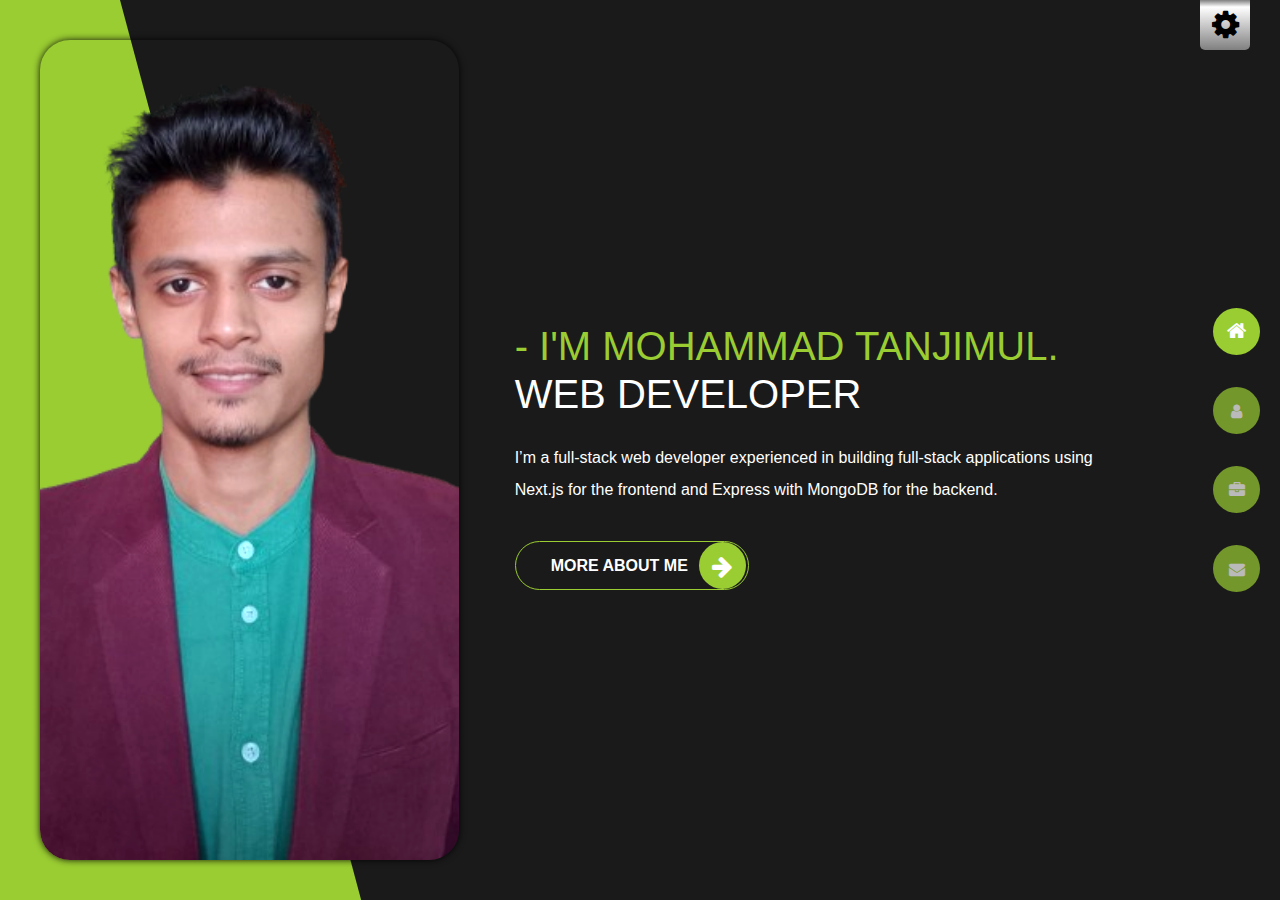
<file: index.html>
<!DOCTYPE html>
<html>
<head>
	<meta charset="utf-8">
	<title></title>
	<meta name="viewport" content="width=device-width, initial-scale=1, shrink-to-fit=no">
	<link rel="stylesheet" type="text/css" href="bootstrap/css/bootstrap.css">
	<link rel="stylesheet" type="text/css" href="style.css">
	<link rel="stylesheet" type="text/css" href="font/css/font-awesome.min.css">
</head>
<body>

	<div class="loader">

		<div class="loader_bg">
		<img src="images/black_building.png">
		<img src="images/black_building.png">
		<img src="images/black_building.png">
		<img src="images/black_building.png">
		<img src="images/black_building.png">
		<img src="images/black_building.png">
		<img src="images/black_building.png">
		<img src="images/black_building.png">
		<img src="images/black_building.png">
		<img src="images/black_building.png">
		<img src="images/black_building.png">
		<img src="images/black_building.png">
		</div>
		
		<div class="wrapper">
			<img src="images/flying_batman.png">
		</div>

		<div class="line_wrapper">
			<div class="line">
				<div class="dash"></div>
			</div>
			<div class="line">
				<div class="dash"></div>
			</div>
			<div class="line">
				<div class="dash"></div>
			</div>
			<div class="line">
				<div class="dash"></div>
			</div>
		</div>

	</div>

	<div class="sidebar pt-5">
		<a href="index.html"><span class="active"><i class="fa fa-home me-2"></i> home</span></a>
		<a href="about.html"><span><i class="fa fa-user me-2"></i> about</span></a>
		<a href="portfolio.html"><span><i class="fa fa-briefcase me-2"></i> portfolio</span></a>
		<a href="contact.html"><span><i class="fa fa-envelope-open me-2"></i> contact</span></a>
	</div>

	<div class="container-fluid">

		<div class="toggle d-block d-lg-none">
			<span></span>
		</div>

		<div class="style_switcher_icon">
			<i class="fa fa-cog fa-2x"></i>
		</div>

		<div class="style_switcher_conti">
			<img src="images/mdtanjimul.jpeg">
			<i class="fa fa-times" style="position:absolute;right:10px;top:10px;font-size:140%;color:gray;"></i>
			<p>STYLE SWITCHER</p>
			<i class="fa fa-tint color color1" style="color:#0056b3;" onclick="$.fn.colorSwitchFunc('one')"></i>
			<i class="fa fa-tint color color2" style="color:#f72b1c" onclick="$.fn.colorSwitchFunc('two')"></i>
			<i class="fa fa-tint color color3" style="color:#8a2be2" onclick="$.fn.colorSwitchFunc('three')"></i>
			<i class="fa fa-tint color color4" style="color:#4169e1" onclick="$.fn.colorSwitchFunc('four')"></i>
			<i class="fa fa-tint color color5" style="color:#daa520" onclick="$.fn.colorSwitchFunc('five')"></i>

			<i class="fa fa-tint color color6" style="color:#ee6192" onclick="$.fn.colorSwitchFunc('six')"></i>
			<i class="fa fa-tint color color7" style="color:#9acd32" onclick="$.fn.colorSwitchFunc('seven')"></i>
			<i class="fa fa-tint color color8" style="color:#fa5b0f" onclick="$.fn.colorSwitchFunc('eight')"></i>
			<i class="fa fa-tint color color9" style="color:#72b626" onclick="$.fn.colorSwitchFunc('nine')"></i>
			<i class="fa fa-tint color color10" style="color:#ffb400" onclick="$.fn.colorSwitchFunc('ten')"></i>
		</div>
		
		<div class="color_block d-none d-lg-block"></div>

		<div class="row details">
			<div class="col col-7 col-sm-5 col-md-4 col-lg-5 col-xl-4 mx-auto mx-lg-0 profile_img p-0" data-tilt style="background-image:url(images/WhatsApp_Image_2026-01-20_at_10.07.03_AM-removebg-preview.png);"></div>

			<div class="col col-12 col-lg-6 col-xl-7 text-wrapper ps-lg-5">
				
				<h1 class="ps-lg-3 ps-xl-5 mb-3 mb-lg-4"><span class="d-none d-lg-inline" style="color:inherit;">-</span> I'm Mohammad Tanjimul.<br>
				<span>web developer</span>
				</h1>

				<p class="ps-lg-3 ps-xl-5 mb-4 mb-lg-5">I’m a full-stack web developer experienced in building full-stack applications using Next.js for the frontend and Express with MongoDB for the backend.</p>

				<a href="about.html" class="mx-auto mx-lg-0 ps-lg-3 ps-xl-5 me-lg-5"><span>more about me<div class="text">more about me</div> <i class="fa fa-arrow-right"></i><div class="bg"></div></span></a>

			</div>

			<div class="icon_menu d-none d-lg-flex">
				
				<a href="index.html" class="my-3"><span>home</span><i class="fa fa-home active"></i></a>
				<a href="about.html" class="my-3"><span>about</span><i class="fa fa-user"></i></a>
				<a href="portfolio.html" class="my-3"><span>portfolio</span><i class="fa fa-briefcase"></i></a>
				<a href="contact.html" class="my-3"><span>contact</span><i class="fa fa-envelope"></i></a>

			</div>

		</div>
		

	</div>









<script src="https://ajax.googleapis.com/ajax/libs/jquery/3.5.1/jquery.min.js"></script>
<script src="https://cdn.jsdelivr.net/npm/@popperjs/core@2.9.2/dist/umd/popper.min.js" integrity="sha384-IQsoLXl5PILFhosVNubq5LC7Qb9DXgDA9i+tQ8Zj3iwWAwPtgFTxbJ8NT4GN1R8p" crossorigin="anonymous"></script>
<script src="https://cdn.jsdelivr.net/npm/bootstrap@5.0.1/dist/js/bootstrap.min.js" integrity="sha384-Atwg2Pkwv9vp0ygtn1JAojH0nYbwNJLPhwyoVbhoPwBhjQPR5VtM2+xf0Uwh9KtT" crossorigin="anonymous"></script>
<script type="text/javascript" src="main.js"></script>
<script type="text/javascript" src="vanilla-tilt.js"></script>
<script type="text/javascript">
	// loading animation starts here

		$(document).ready(function(){
			// Animate loader off screen
			$(".loader").fadeOut("slow");
		});

	// loading animation ends here


	// vanilla tilt starts here

	VanillaTilt.init(document.querySelector(".profile_img"), {
		max: 25,
		speed: 400
	});

	// vanilla tilt ends here
</script>
</body>
</html>
</file>
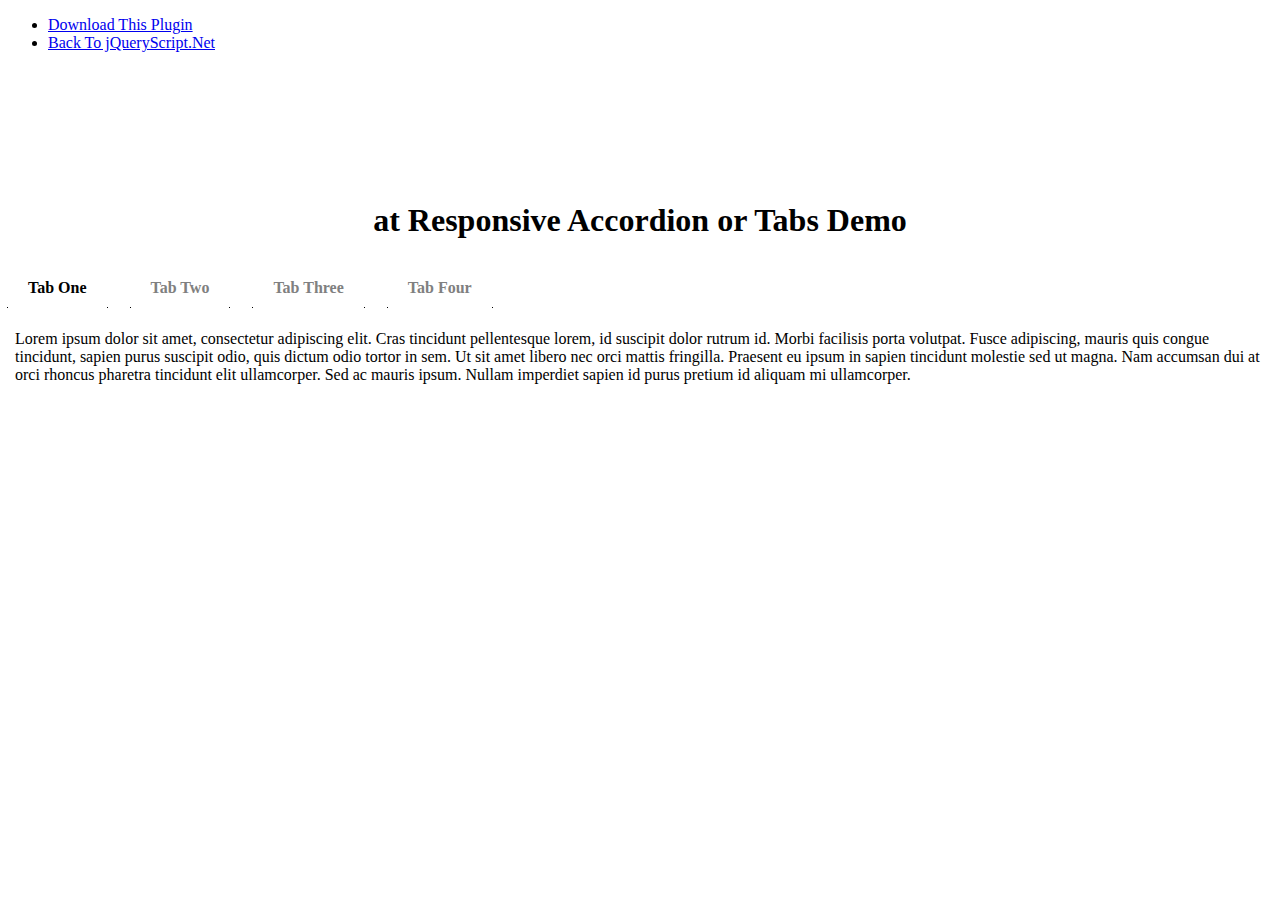
<file: jquery-tab/index.html>
<!doctype html>
<html>
<head>
<meta charset="utf-8">
<meta http-equiv="X-UA-Compatible" content="IE=edge,chrome=1">
<meta name="viewport" content="width=device-width, initial-scale=1">
<title>at Responsive Accordion or Tabs Demo</title>
<link href="http://www.jqueryscript.net/css/jquerysctipttop.css" rel="stylesheet" type="text/css">
<link href="jquery.atAccordionOrTabs.css" rel="stylesheet" type="text/css">
</head>

<body>
<div id="jquery-script-menu">
<div class="jquery-script-center">
<ul>
<li><a href="http://www.jqueryscript.net/accordion/Dynamic-Responsive-Tabs-Accordion-Plugin-For-jQuery.html">Download This Plugin</a></li>
<li><a href="http://www.jqueryscript.net/">Back To jQueryScript.Net</a></li>
</ul>
<div class="jquery-script-ads"><script type="text/javascript"><!--
google_ad_client = "ca-pub-2783044520727903";
/* jQuery_demo */
google_ad_slot = "2780937993";
google_ad_width = 728;
google_ad_height = 90;
//-->
</script>
<script type="text/javascript"
src="http://pagead2.googlesyndication.com/pagead/show_ads.js">
</script></div>
<div class="jquery-script-clear"></div>
</div>
</div>
<h1 style="margin:150px auto 30px auto; text-align:center">at Responsive Accordion or Tabs Demo</h1>
<ul class="demo">
  <li><a>Tab One</a>
    <section>
      <p>Lorem ipsum dolor sit amet, consectetur adipiscing elit. Cras tincidunt pellentesque lorem, id suscipit dolor rutrum id. Morbi facilisis porta volutpat. Fusce adipiscing, mauris quis congue tincidunt, sapien purus suscipit odio, quis dictum odio tortor in sem. Ut sit amet libero nec orci mattis fringilla. Praesent eu ipsum in sapien tincidunt molestie sed ut magna. Nam accumsan dui at orci rhoncus pharetra tincidunt elit ullamcorper. Sed ac mauris ipsum. Nullam imperdiet sapien id purus pretium id aliquam mi ullamcorper.</p>
    </section>
  </li>
  <li><a>Tab Two</a>
    <section>
      <p>Ut laoreet augue et neque pretium non sagittis nibh pulvinar. Etiam ornare tincidunt orci quis ultrices. Pellentesque ac sapien ac purus gravida ullamcorper. Duis rhoncus sodales lacus, vitae adipiscing tellus pharetra sed. Praesent bibendum lacus quis metus condimentum ac accumsan orci vulputate. Aenean fringilla massa vitae metus facilisis congue. Morbi placerat eros ac sapien semper pulvinar. Vestibulum facilisis, ligula a molestie venenatis, metus justo ullamcorper ipsum, congue aliquet dolor tortor eu neque. Sed imperdiet, nibh ut vestibulum tempor, nibh dui volutpat lacus, vel gravida magna justo sit amet quam. Quisque tincidunt ligula at nisl imperdiet sagittis. Morbi rutrum tempor arcu, non ultrices sem semper a. Aliquam quis sem mi.</p>
     </section>
  </li>
  <li><a>Tab Three</a>
    <section>
      <p>Donec mattis mauris gravida metus laoreet non rutrum sem viverra. Aenean nibh libero, viverra vel vestibulum in, porttitor ut sapien. Phasellus tempor lorem id justo ornare tincidunt. Nulla faucibus, purus eu placerat fermentum, velit mi iaculis nunc, bibendum tincidunt ipsum justo eu mauris. Nulla facilisi. Vestibulum vel lectus ac purus tempus suscipit nec sit amet eros. Nullam fringilla, enim eu lobortis dapibus, quam magna tincidunt nibh, sit amet imperdiet dolor justo congue turpis.</p>    
    </section>
  </li>
  <li><a>Tab Four</a>
    <section>
         <p>Cum sociis natoque penatibus et magnis dis parturient montes, nascetur ridiculus mus. Phasellus dui urna, mollis vel suscipit in, pharetra at ligula. Pellentesque a est vel est fermentum pellentesque sed sit amet dolor. Nunc in dapibus nibh. Aliquam erat volutpat. Phasellus vel dui sed nibh iaculis convallis id sit amet urna. Proin nec tellus quis justo consequat accumsan. Vivamus turpis enim, auctor eget placerat eget, aliquam ut sapien.</p>
    </section>
  </li>
</ul>


<script src="http://code.jquery.com/jquery-2.1.4.min.js"></script>
<script src="jquery.bbq.js"></script>
<script src="jquery.atAccordionOrTabs.js"></script>
<script type="text/javascript">
$('.demo').accordionortabs();
</script>
<script type="text/javascript">

  var _gaq = _gaq || [];
  _gaq.push(['_setAccount', 'UA-36251023-1']);
  _gaq.push(['_setDomainName', 'jqueryscript.net']);
  _gaq.push(['_trackPageview']);

  (function() {
    var ga = document.createElement('script'); ga.type = 'text/javascript'; ga.async = true;
    ga.src = ('https:' == document.location.protocol ? 'https://ssl' : 'http://www') + '.google-analytics.com/ga.js';
    var s = document.getElementsByTagName('script')[0]; s.parentNode.insertBefore(ga, s);
  })();

</script>
</body>
</html>
</file>
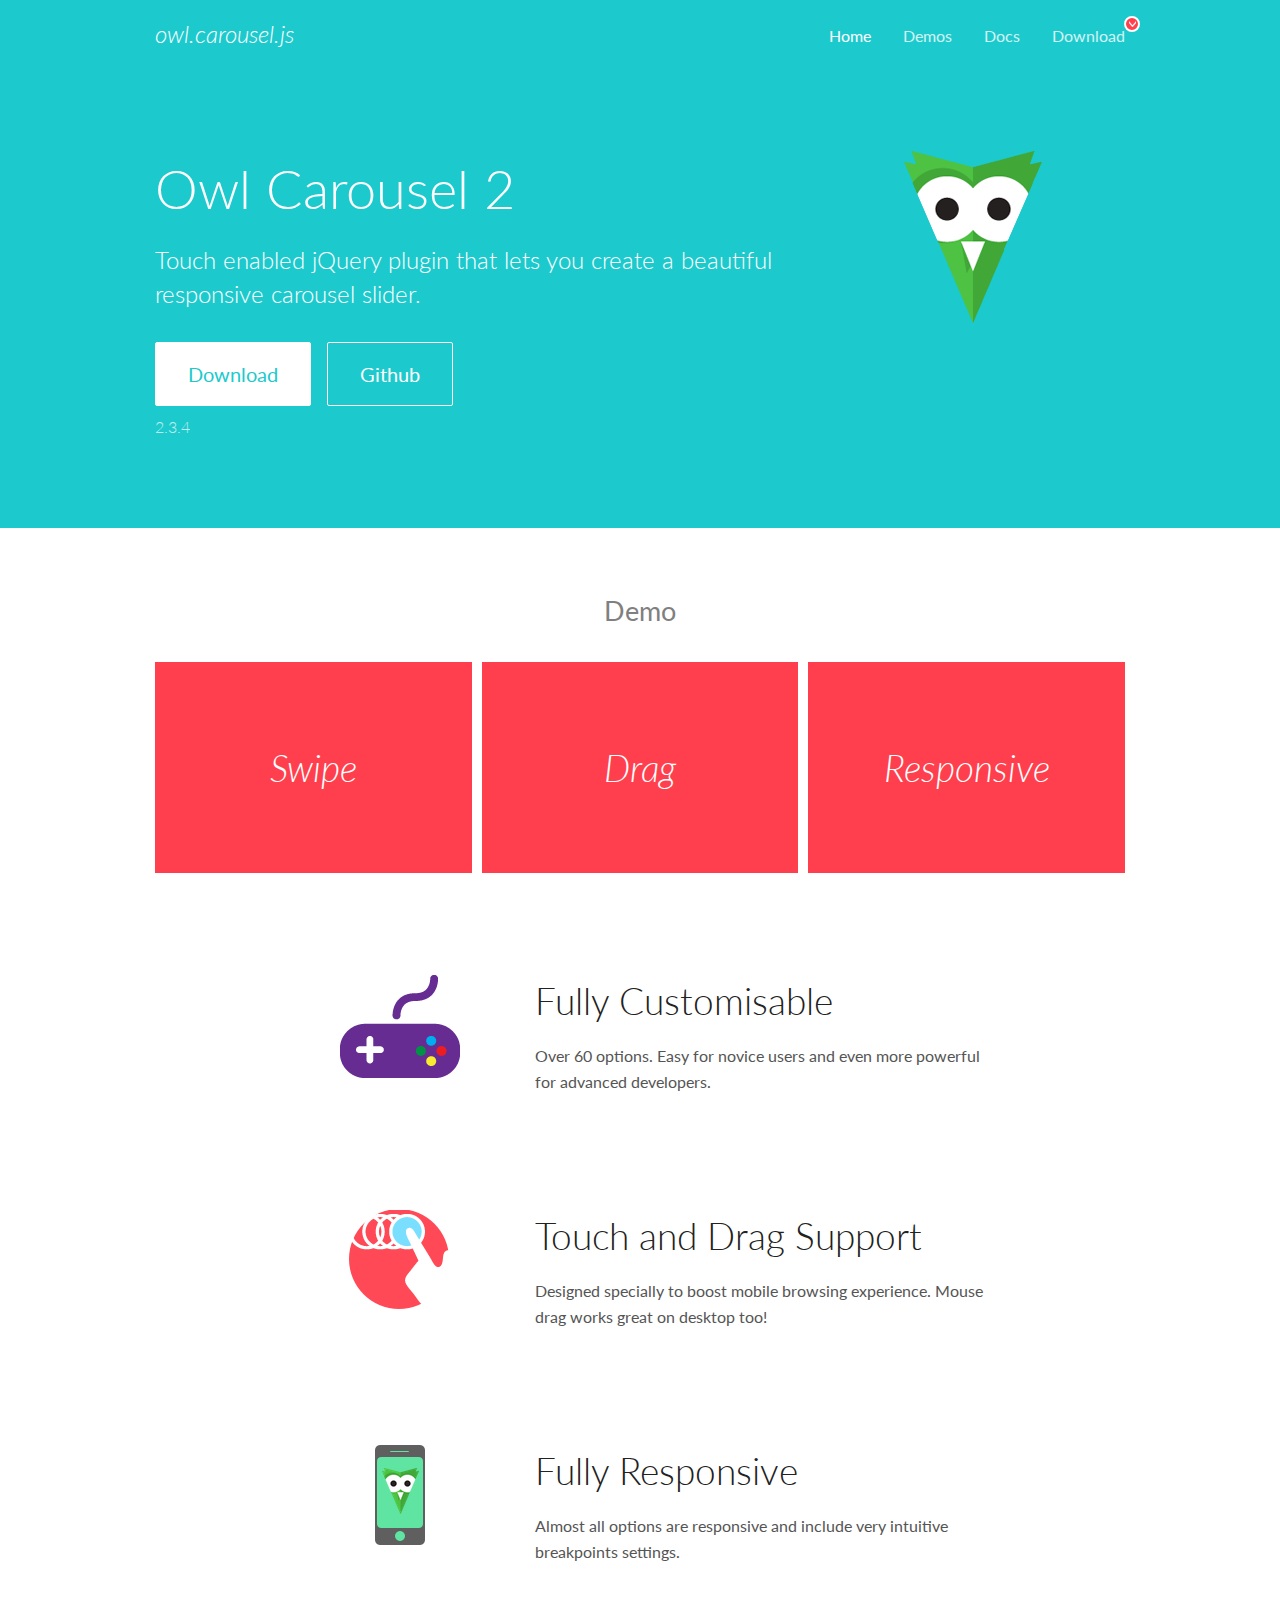
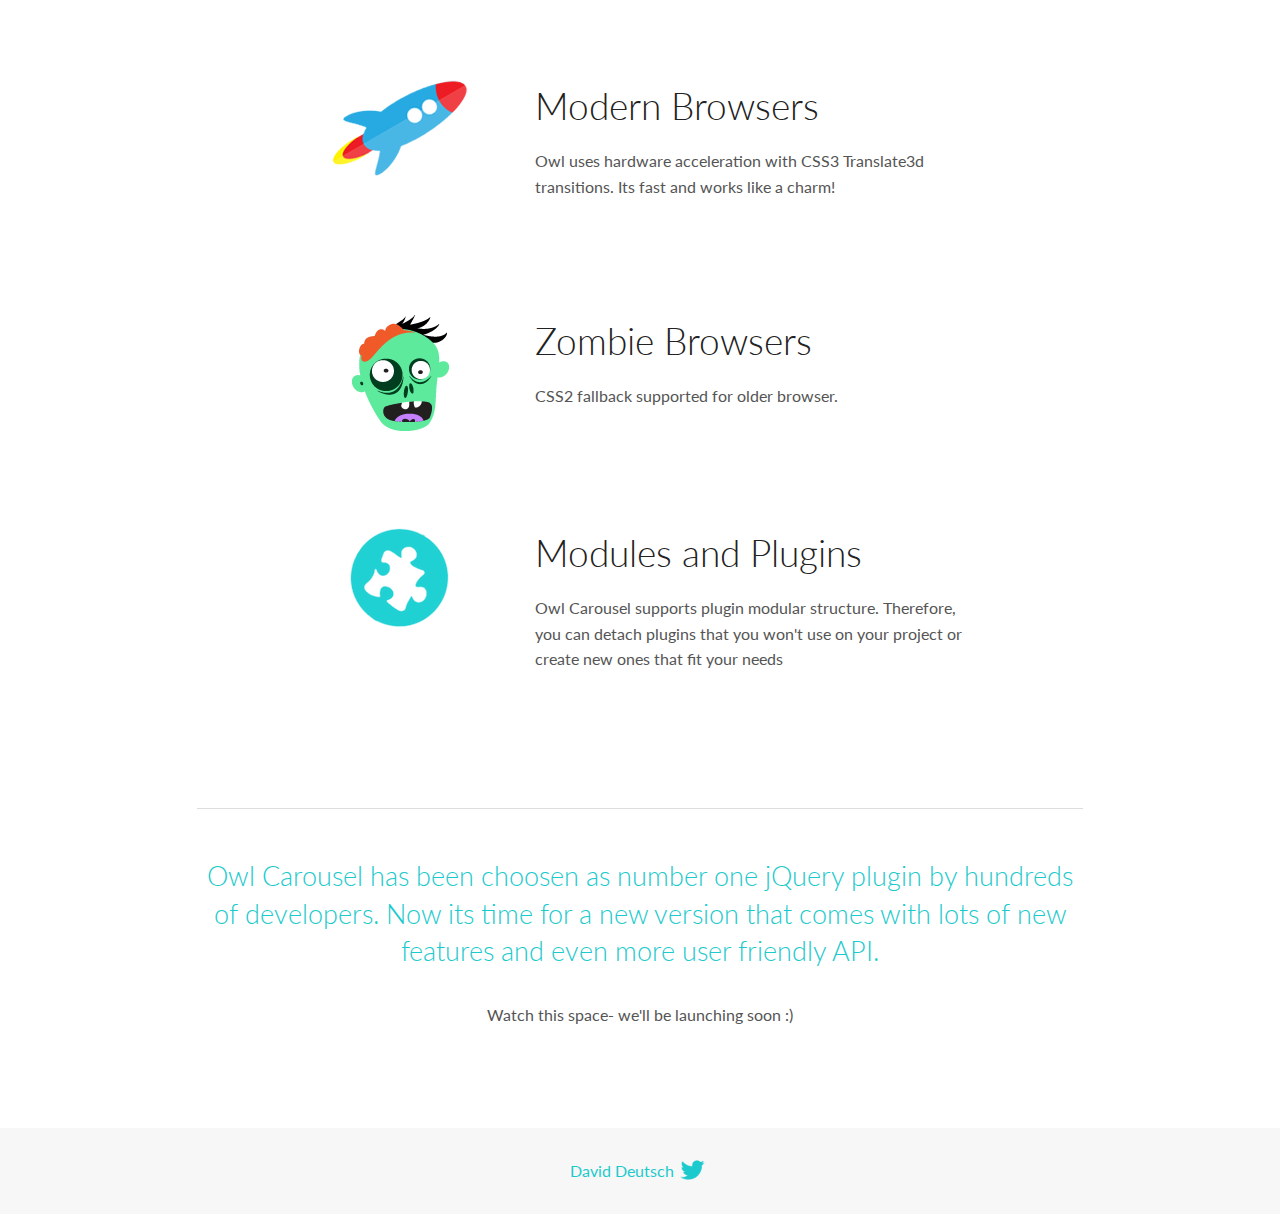
<file: OwlCarousel/docs/index.html>
<!DOCTYPE html>
<html lang="en">
  <head>

    <!-- head -->
    <meta charset="utf-8">
    <meta name="msapplication-tap-highlight" content="no" />
    <meta name="viewport" content="width=device-width, initial-scale=1.0" />
    <meta name="description" content="Touch enabled jQuery plugin that lets you create beautiful responsive carousel slider.">
    <meta name="author" content="David Deutsch">
    <title>
      Home | Owl Carousel | 2.3.4
    </title>

    <!-- Stylesheets -->
    <link href='https://fonts.googleapis.com/css?family=Lato:300,400,700,400italic,300italic' rel='stylesheet' type='text/css'>
    <link rel="stylesheet" href="assets/css/docs.theme.min.css">

    <!-- Owl Stylesheets -->
    <link rel="stylesheet" href="assets/owlcarousel/assets/owl.carousel.min.css">
    <link rel="stylesheet" href="assets/owlcarousel/assets/owl.theme.default.min.css">

    <!-- HTML5 shim and Respond.js IE8 support of HTML5 elements and media queries -->

    <!--[if lt IE 9]>
      <script src="https://oss.maxcdn.com/libs/html5shiv/3.7.0/html5shiv.js"></script>
      <script src="https://oss.maxcdn.com/libs/respond.js/1.3.0/respond.min.js"></script>
    <![endif]-->

    <!-- Favicons -->
    <link rel="apple-touch-icon-precomposed" sizes="144x144" href="assets/ico/apple-touch-icon-144-precomposed.png">
    <link rel="shortcut icon" href="assets/ico/favicon.png">
    <link rel="shortcut icon" href="favicon.ico">

    <!-- Yeah i know js should not be in header. Its required for demos.-->

    <!-- javascript -->
    <script src="assets/vendors/jquery.min.js"></script>
    <script src="assets/owlcarousel/owl.carousel.js"></script>
  </head>
  <body>

    <!-- header -->
    <header class="header">
      <div class="row">
        <div class="large-12 columns">
          <div class="brand left">
            <h3>
              <a href="/OwlCarousel2/">owl.carousel.js</a> 
            </h3>
          </div>
          <a id="toggle-nav" class="right">
            <span></span> <span></span> <span></span> 
          </a> 
          <div class="nav-bar">
            <ul class="clearfix">
              <li class="active">
                <a href="/OwlCarousel2/index.html">Home</a> 
              </li>
              <li> <a href="/OwlCarousel2/demos/demos.html">Demos</a>  </li>
              <li> <a href="/OwlCarousel2/docs/started-welcome.html">Docs</a>  </li>
              <li>
                <a href="https://github.com/OwlCarousel2/OwlCarousel2/archive/2.3.4.zip">Download</a> 
                <span class="download"></span> 
              </li>
            </ul>
          </div>
        </div>
      </div>
    </header>

    <!-- home panel -->
    <section id="hero">
      <div class="row">
        <div class="large-8 medium-8 columns">
          <h1>Owl Carousel 2</h1>
          <h4>Touch enabled jQuery plugin that lets you create a beautiful responsive carousel slider.</h4>
          <a href="https://github.com/OwlCarousel2/OwlCarousel2/archive/2.3.4.zip" class="hero-button">Download</a> 
          <a href="https://github.com/OwlCarousel2/OwlCarousel2" class="hero-button outline">Github</a> 
          <p>2.3.4</p>
        </div>
        <div class="large-4 medium-4 columns">
          <img class="owl-logo" src="assets/img/owl-logo.png" alt="mr. Owl">
        </div>
      </div>
    </section>

    <!-- body -->
    <div class="home-demo">
      <div class="row">
        <div class="large-12 columns">
          <h3>Demo</h3>
          <div class="owl-carousel">
            <div class="item">
              <h2>Swipe</h2>
            </div>
            <div class="item">
              <h2>Drag</h2>
            </div>
            <div class="item">
              <h2>Responsive</h2>
            </div>
            <div class="item">
              <h2>CSS3</h2>
            </div>
            <div class="item">
              <h2>Fast</h2>
            </div>
            <div class="item">
              <h2>Easy</h2>
            </div>
            <div class="item">
              <h2>Free</h2>
            </div>
            <div class="item">
              <h2>Upgradable</h2>
            </div>
            <div class="item">
              <h2>Tons of options</h2>
            </div>
            <div class="item">
              <h2>Infinity</h2>
            </div>
            <div class="item">
              <h2>Auto Width</h2>
            </div>
          </div>
        </div>
      </div>
    </div>
    <script>
      var owl = $('.owl-carousel');
      owl.owlCarousel({
        margin: 10,
        loop: true,
        responsive: {
          0: {
            items: 1
          },
          600: {
            items: 2
          },
          1000: {
            items: 3
          }
        }
      })
    </script>

    <!-- features -->
    <div id="features">
      <div class="row">
        <div class="small-12 medium-9 small-centered columns">
          <section class="row feature">
            <div class="medium-4 small-12 columns">
              <img src="assets/img/feature-options.png" alt="">
            </div>
            <div class="medium-8 small-12 columns">
              <h2>Fully Customisable</h2>
              <p>Over 60 options. Easy for novice users and even more powerful for advanced developers.</p>
            </div>
          </section>
          <section class="row feature">
            <div class="medium-4 small-12 columns">
              <img src="assets/img/feature-drag.png" alt="">
            </div>
            <div class="medium-8 small-12 columns">
              <h2>Touch and Drag Support</h2>
              <p>Designed specially to boost mobile browsing experience. Mouse drag works great on desktop too!</p>
            </div>
          </section>
          <section class="row feature">
            <div class="medium-4 small-12 columns">
              <img src="assets/img/feature-responsive.png" alt="">
            </div>
            <div class="medium-8 small-12 columns">
              <h2>Fully Responsive</h2>
              <p>Almost all options are responsive and include very intuitive breakpoints settings.</p>
            </div>
          </section>
          <section class="row feature">
            <div class="medium-4 small-12 columns">
              <img src="assets/img/feature-modern.png" alt="">
            </div>
            <div class="medium-8 small-12 columns">
              <h2>Modern Browsers</h2>
              <p>Owl uses hardware acceleration with CSS3 Translate3d transitions. Its fast and works like a charm! </p>
            </div>
          </section>
          <section class="row feature">
            <div class="medium-4 small-12 columns">
              <img src="assets/img/feature-zombie.png" alt="">
            </div>
            <div class="medium-8 small-12 columns">
              <h2>Zombie Browsers</h2>
              <p>CSS2 fallback supported for older browser.</p>
            </div>
          </section>
          <section class="row feature">
            <div class="medium-4 small-12 columns">
              <img src="assets/img/feature-module.png" alt="">
            </div>
            <div class="medium-8 small-12 columns">
              <h2>Modules and Plugins</h2>
              <p>Owl Carousel supports plugin modular structure. Therefore, you can detach plugins that you won&#x27;t use on your project or create new ones that fit your needs</p>
            </div>
          </section>
        </div>
      </div>
    </div>

    <!-- footer -->
    <section id="teaser-text">
      <div class="row">
        <div class="small-12 medium-11 small-centered columns">
          <hr>
          <h3 id="owl-carousel-has-been-choosen-as-number-one-jquery-plugin-by-hundreds-of-developers-now-its-time-for-a-new-version-that-comes-with-lots-of-new-features-and-even-more-user-friendly-api-">Owl Carousel has been choosen as number one jQuery plugin by hundreds of developers. Now its time for a new version that comes with lots of new features and even more user friendly API.</h3>
          <p>Watch this space- we&#39;ll be launching soon :)</p>
        </div>
      </div>
    </section>

    <!-- footer -->
    <footer class="footer">
      <div class="row">
        <div class="large-12 columns">
          <h5>
            <a href="/OwlCarousel2/docs/support-contact.html">David Deutsch</a> 
            <a id="custom-tweet-button" href="https://twitter.com/share?url=https://github.com/OwlCarousel2/OwlCarousel2&text=Owl Carousel - This is so awesome! " target="_blank"></a> 
          </h5>
        </div>
      </div>
    </footer>

    <!-- vendors -->
    <script src="assets/vendors/highlight.js"></script>
    <script src="assets/js/app.js"></script>
  </body>
</html>
</file>
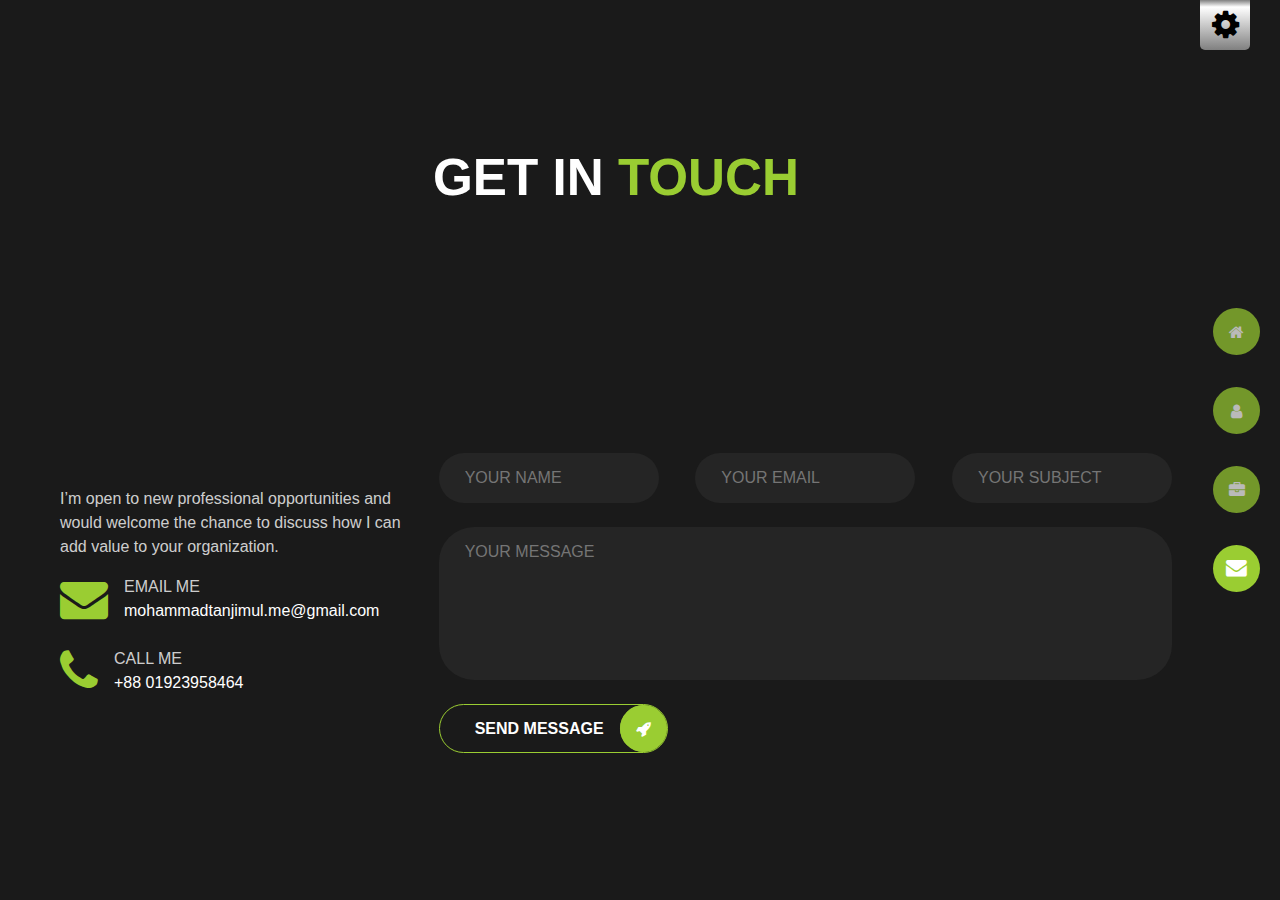
<file: contact.html>
<!DOCTYPE html>
<html>
<head>
	<meta charset="utf-8">
	<title></title>
	<meta name="viewport" content="width=device-width, initial-scale=1, shrink-to-fit=no">
	<link rel="stylesheet" type="text/css" href="bootstrap/css/bootstrap.css">
	<link rel="stylesheet" type="text/css" href="style.css">
	<link rel="stylesheet" type="text/css" href="font/css/font-awesome.min.css">
</head>
<body>

		<div class="loader">

			<div class="loader_bg">
			<img src="images/black_building.png">
			<img src="images/black_building.png">
			<img src="images/black_building.png">
			<img src="images/black_building.png">
			<img src="images/black_building.png">
			<img src="images/black_building.png">
			<img src="images/black_building.png">
			<img src="images/black_building.png">
			<img src="images/black_building.png">
			<img src="images/black_building.png">
			<img src="images/black_building.png">
			<img src="images/black_building.png">
			</div>
		
			<div class="wrapper">
				<img src="images/flying_batman.png">
			</div>

			<div class="line_wrapper">
				<div class="line">
					<div class="dash"></div>
				</div>
				<div class="line">
					<div class="dash"></div>
				</div>
				<div class="line">
					<div class="dash"></div>
				</div>
				<div class="line">
					<div class="dash"></div>
				</div>
			</div>

		</div>


		<div class="sidebar pt-5">
			<a href="index.html"><span><i class="fa fa-home me-2"></i> home</span></a>
			<a href="about.html"><span><i class="fa fa-user me-2"></i> about</span></a>
			<a href="portfolio.html"><span><i class="fa fa-briefcase me-2"></i> portfolio</span></a>
			<a href="contact.html"><span class="active"><i class="fa fa-envelope-open me-2"></i> contact</span></a>
		</div>




	<div class="container-fluid px-2 px-md-5">

		<div class="toggle d-block d-lg-none">
			<span></span>
		</div>
		
		<div class="style_switcher_icon">
			<i class="fa fa-cog fa-2x"></i>
		</div>

		<div class="style_switcher_conti">
			<img src="images/steel_bg.jpg">
			<i class="fa fa-times" style="position:absolute;right:10px;top:10px;font-size:140%;color:gray;"></i>
			<p>STYLE SWITCHER</p>
			<i class="fa fa-tint color color1" style="color:#0056b3;" onclick="$.fn.colorSwitchFunc('one')"></i>
			<i class="fa fa-tint color color2" style="color:#f72b1c" onclick="$.fn.colorSwitchFunc('two')"></i>
			<i class="fa fa-tint color color3" style="color:#8a2be2" onclick="$.fn.colorSwitchFunc('three')"></i>
			<i class="fa fa-tint color color4" style="color:#4169e1" onclick="$.fn.colorSwitchFunc('four')"></i>
			<i class="fa fa-tint color color5" style="color:#daa520" onclick="$.fn.colorSwitchFunc('five')"></i>

			<i class="fa fa-tint color color6" style="color:#ee6192" onclick="$.fn.colorSwitchFunc('six')"></i>
			<i class="fa fa-tint color color7" style="color:#9acd32" onclick="$.fn.colorSwitchFunc('seven')"></i>
			<i class="fa fa-tint color color8" style="color:#fa5b0f" onclick="$.fn.colorSwitchFunc('eight')"></i>
			<i class="fa fa-tint color color9" style="color:#72b626" onclick="$.fn.colorSwitchFunc('nine')"></i>
			<i class="fa fa-tint color color10" style="color:#ffb400" onclick="$.fn.colorSwitchFunc('ten')"></i>
		</div>

		<div class="row details mx-auto pe-lg-5 pb-5">
			
			<div class="icon_menu d-none d-lg-flex">
				
				<a href="index.html" class="my-3"><span>home</span><i class="fa fa-home"></i></a>
				<a href="about.html" class="my-3"><span>about</span><i class="fa fa-user"></i></a>
				<a href="portfolio.html" class="my-3"><span>portfolio</span><i class="fa fa-briefcase"></i></a>
				<a href="contact.html" class="my-3"><span>contact</span><i class="fa fa-envelope active"></i></a>

			</div>

			<h1 class="title mb-4 mb-md-5 my-5">get in <span>touch</span></h1>

			<div class="col col-12 col-lg-4 cont_left mb-5 mb-lg-0">
				<p>I’m open to new professional opportunities and would welcome the chance to discuss how I can add value to your organization.</p>

				<div class="mb-4" style="width:60%;display:flex;"><i class="fa fa-envelope fa-3x me-3 unique_icon unique_icon1"></i><div style="display:flex;flex-direction:column;"><span style="color:rgba(255, 255, 255, 0.8);">EMAIL ME</span><a href="" style="text-decoration:none;color:white;">mohammadtanjimul.me@gmail.com</a></div></div>

				<div class="mb-4" style="width:60%;display:flex;"><i class="fa fa-phone fa-3x me-3 unique_icon unique_icon2"></i><div style="display:flex;flex-direction:column;"><span style="color:rgba(255, 255, 255, 0.8);">CALL ME</span><a href="" style="text-decoration:none;color:white;">+88 01923958464</a></div></div>

				<div class="social_icon d-none">
					<i class="fa fa-facebook me-3"></i>
					<i class="fa fa-twitter me-3"></i>
					<i class="fa fa-github me-3"></i>
					<i class="fa fa-youtube"></i>
				</div>

			</div>
			<div class="col col-12 col-lg-8 cont_right">
				
				<form class="mx-auto">
					<div class="form_div">
						<label class="mb-4 my-md-0"><input type="text" name="" placeholder="YOUR NAME"></label>

						<label class="mb-4 my-md-0"><input type="email" name="" placeholder="YOUR EMAIL"></label>

						<label class="mb-4 my-md-0"><input type="text" name="" placeholder="YOUR SUBJECT"></label>
					</div>

					<label style="width:100%;" class="my-3 my-lg-4"><textarea rows="5" placeholder="YOUR MESSAGE"></textarea></label>

					<button><div style="z-index:2;">send message</div> <i class="fa fa-rocket ms-3"></i><span></span></button>
				</form>

			</div>

		</div>



	</div>










<script src="https://ajax.googleapis.com/ajax/libs/jquery/3.5.1/jquery.min.js"></script>
<script src="https://cdn.jsdelivr.net/npm/@popperjs/core@2.9.2/dist/umd/popper.min.js" integrity="sha384-IQsoLXl5PILFhosVNubq5LC7Qb9DXgDA9i+tQ8Zj3iwWAwPtgFTxbJ8NT4GN1R8p" crossorigin="anonymous"></script>
<script src="https://cdn.jsdelivr.net/npm/bootstrap@5.0.1/dist/js/bootstrap.min.js" integrity="sha384-Atwg2Pkwv9vp0ygtn1JAojH0nYbwNJLPhwyoVbhoPwBhjQPR5VtM2+xf0Uwh9KtT" crossorigin="anonymous"></script>
<script type="text/javascript" src="main.js"></script>
<script type="text/javascript">
	// loading animation starts here

		$(document).ready(function(){
			// Animate loader off screen
			$(".loader").fadeOut("slow");
		});

	// loading animation ends here
</script>
</body>
</html>
</file>
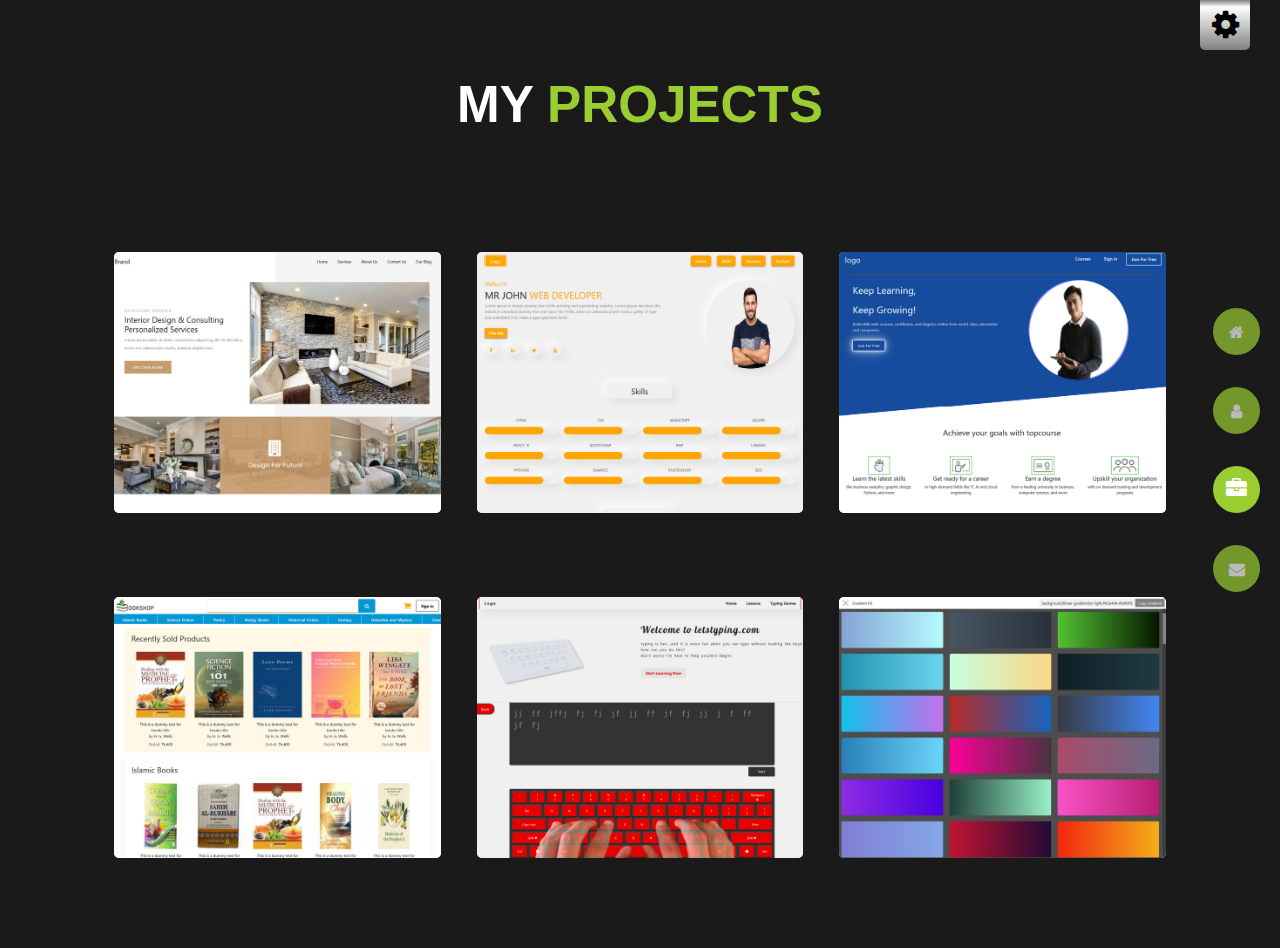
<file: portfolio.html>
<!DOCTYPE html>
<html>
<head>
	<meta charset="utf-8">
	<title></title>
	<meta name="viewport" content="width=device-width, initial-scale=1, shrink-to-fit=no">
	<link rel="stylesheet" type="text/css" href="bootstrap/css/bootstrap.css">
	<link rel="stylesheet" type="text/css" href="style.css">
	<link rel="stylesheet" type="text/css" href="font/css/font-awesome.min.css">
</head>
<body>

		<div class="loader">

			<div class="loader_bg">
			<img src="images/black_building.png">
			<img src="images/black_building.png">
			<img src="images/black_building.png">
			<img src="images/black_building.png">
			<img src="images/black_building.png">
			<img src="images/black_building.png">
			<img src="images/black_building.png">
			<img src="images/black_building.png">
			<img src="images/black_building.png">
			<img src="images/black_building.png">
			<img src="images/black_building.png">
			<img src="images/black_building.png">
			</div>
		
			<div class="wrapper">
				<img src="images/flying_batman.png">
			</div>

			<div class="line_wrapper">
				<div class="line">
					<div class="dash"></div>
				</div>
				<div class="line">
					<div class="dash"></div>
				</div>
				<div class="line">
					<div class="dash"></div>
				</div>
				<div class="line">
					<div class="dash"></div>
				</div>
			</div>

		</div>


		<div class="sidebar pt-5">
			<a href="index.html"><span><i class="fa fa-home me-2"></i> home</span></a>
			<a href="about.html"><span><i class="fa fa-user me-2"></i> about</span></a>
			<a href="portfolio.html"><span class="active"><i class="fa fa-briefcase me-2"></i> portfolio</span></a>
			<a href="contact.html"><span><i class="fa fa-envelope-open me-2"></i> contact</span></a>
		</div>





	<div class="container-fluid px-0 px-md-5 pb-5">

		<div class="toggle d-block d-lg-none">
			<span></span>
		</div>
		
		<div class="style_switcher_icon">
			<i class="fa fa-cog fa-2x"></i>
		</div>

		<div class="style_switcher_conti">
			<img src="images/steel_bg.jpg">
			<i class="fa fa-times" style="position:absolute;right:10px;top:10px;font-size:140%;color:gray;"></i>
			<p>STYLE SWITCHER</p>
			<i class="fa fa-tint color color1" style="color:#0056b3;" onclick="$.fn.colorSwitchFunc('one')"></i>
			<i class="fa fa-tint color color2" style="color:#f72b1c" onclick="$.fn.colorSwitchFunc('two')"></i>
			<i class="fa fa-tint color color3" style="color:#8a2be2" onclick="$.fn.colorSwitchFunc('three')"></i>
			<i class="fa fa-tint color color4" style="color:#4169e1" onclick="$.fn.colorSwitchFunc('four')"></i>
			<i class="fa fa-tint color color5" style="color:#daa520" onclick="$.fn.colorSwitchFunc('five')"></i>

			<i class="fa fa-tint color color6" style="color:#ee6192" onclick="$.fn.colorSwitchFunc('six')"></i>
			<i class="fa fa-tint color color7" style="color:#9acd32" onclick="$.fn.colorSwitchFunc('seven')"></i>
			<i class="fa fa-tint color color8" style="color:#fa5b0f" onclick="$.fn.colorSwitchFunc('eight')"></i>
			<i class="fa fa-tint color color9" style="color:#72b626" onclick="$.fn.colorSwitchFunc('nine')"></i>
			<i class="fa fa-tint color color10" style="color:#ffb400" onclick="$.fn.colorSwitchFunc('ten')"></i>
		</div>

		<div class="row details px-0 px-md-0 px-lg-3 px-xl-5 mx-auto">
			
			<div class="icon_menu d-none d-lg-flex">
				
				<a href="index.html" class="my-3"><span>home</span><i class="fa fa-home"></i></a>
				<a href="about.html" class="my-3"><span>about</span><i class="fa fa-user"></i></a>
				<a href="portfolio.html" class="my-3"><span>portfolio</span><i class="fa fa-briefcase active"></i></a>
				<a href="contact.html" class="my-3"><span>contact</span><i class="fa fa-envelope"></i></a>

			</div>

			<h1 class="title mb-0 mb-md-5 my-5">my <span>projects</span></h1>

			<div class="dh-container mx-auto m-3">
				<div class="dh-overlay d-none d-sm-flex">
					<a href="https://mohammadtanjimul.github.io/project-11" target="_blank">View Project</a>
				</div>
				<a href="https://mohammadtanjimul.github.io/project-11" target="_blank">
				<img src="images/proj-1_final_img.jpg" class="img-fluid h-100">
				</a>
			</div>

			<div class="dh-container mx-auto m-3">
				<div class="dh-overlay d-none d-sm-flex">
					<a href="https://mohammadtanjimul.github.io/project-5" target="_blank">View Project</a>
				</div>
				<a href="https://mohammadtanjimul.github.io/project-5" target="_blank">
				<img src="images/project-2_final_img.jpg" class="img-fluid h-100">
				</a>
			</div>

			<div class="dh-container mx-auto m-3">
				<div class="dh-overlay d-none d-sm-flex">
					<a href="https://mohammadtanjimul.github.io/project-18" target="_blank">View Project</a>
				</div>
				<a href="https://mohammadtanjimul.github.io/project-18" target="_blank">
				<img src="images/project-3_final_img.jpg" class="img-fluid h-100">
				</a>
			</div>

			<div class="dh-container mx-auto m-3">
				<div class="dh-overlay d-none d-sm-flex">
					<a href="https://mohammadtanjimul.github.io/project-26" target="_blank">View Project</a>
				</div>
				<a href="https://mohammadtanjimul.github.io/project-26" target="_blank">
				<img src="images/project-4_final_img.jpg" class="img-fluid h-100">
				</a>
			</div>

			<div class="dh-container mx-auto m-3">
				<div class="dh-overlay d-none d-sm-flex">
					<a href="https://mohammadtanjimul.github.io/project-37" target="_blank">View Project</a>
				</div>
				<a href="https://mohammadtanjimul.github.io/project-37" target="_blank">
				<img src="images/project-5_final_img1.1.jpg" class="img-fluid h-100">
				</a>
			</div>

			<div class="dh-container mx-auto m-3">
				<div class="dh-overlay d-none d-sm-flex">
					<a href="https://mohammadtanjimul.github.io/project-47" target="_blank">View Project</a>
				</div>
				<a href="https://mohammadtanjimul.github.io/project-47" target="_blank">
				<img src="images/project-6_final_img.jpg" class="img-fluid h-100">
				</a>
			</div>



		</div>




	</div>








<script src="https://ajax.googleapis.com/ajax/libs/jquery/3.5.1/jquery.min.js"></script>
<script src="https://cdn.jsdelivr.net/npm/@popperjs/core@2.9.2/dist/umd/popper.min.js" integrity="sha384-IQsoLXl5PILFhosVNubq5LC7Qb9DXgDA9i+tQ8Zj3iwWAwPtgFTxbJ8NT4GN1R8p" crossorigin="anonymous"></script>
<script src="https://cdn.jsdelivr.net/npm/bootstrap@5.0.1/dist/js/bootstrap.min.js" integrity="sha384-Atwg2Pkwv9vp0ygtn1JAojH0nYbwNJLPhwyoVbhoPwBhjQPR5VtM2+xf0Uwh9KtT" crossorigin="anonymous"></script>
<script type="text/javascript" src="main.js"></script>
<script src="direction_aware_hover_plugin/dist/jquery.directional-hover.min.js"></script>
<script type="text/javascript">
	// loading animation starts here

		$(document).ready(function(){
			// Animate loader off screen
			$(".loader").fadeOut("slow");
		});

	// loading animation ends here
</script>
</body>
</html>
</file>
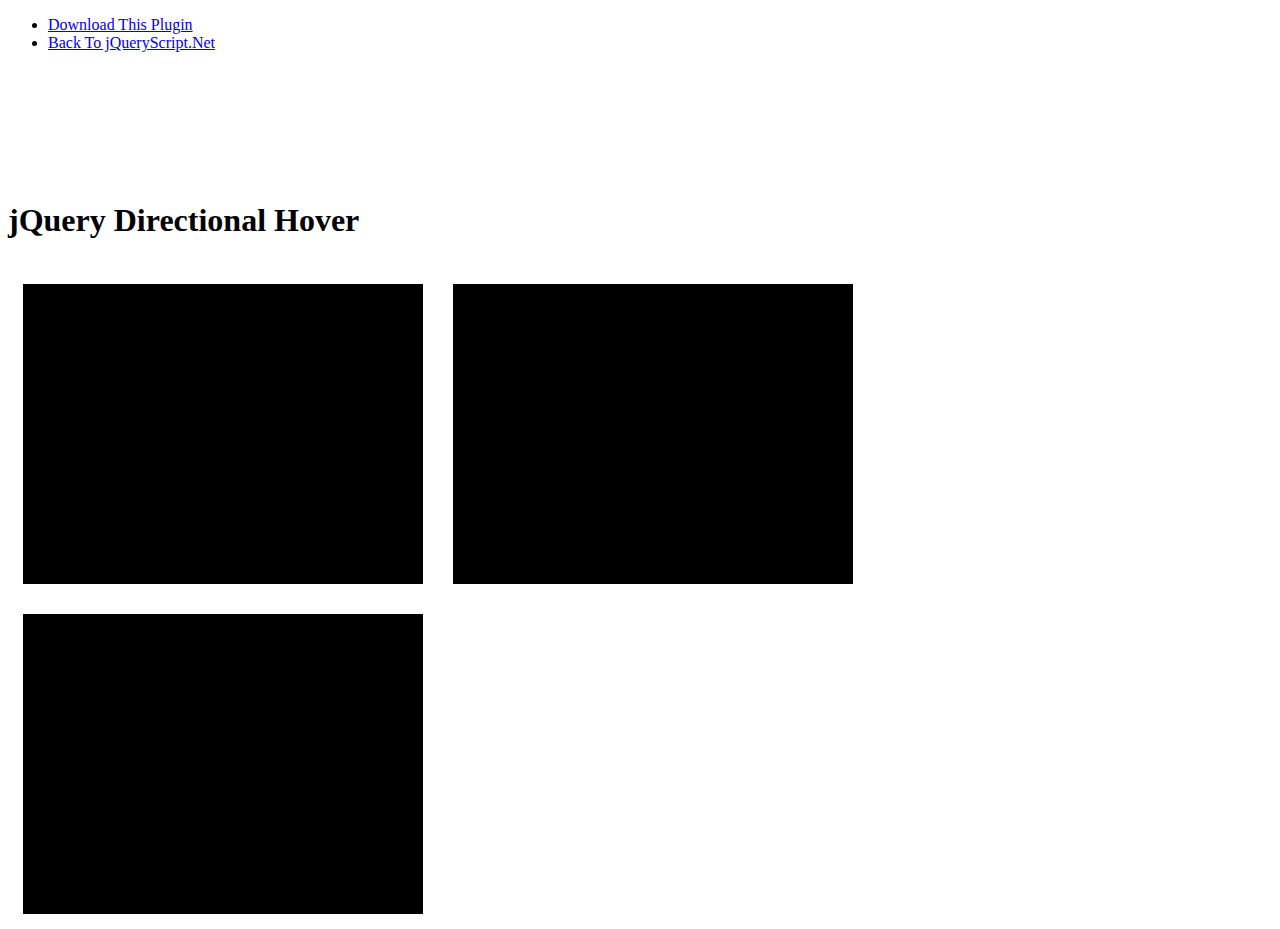
<file: direction_aware_hover_plugin/demo.html>
<!DOCTYPE html>
<html>
		<head>
		<title>jQuery Directional Hover</title>
		<script src="http://code.jquery.com/jquery-1.11.2.min.js"></script>
		<script src="dist/jquery.directional-hover.min.js"></script>
		<link rel="stylesheet" href="dist/jquery.directional-hover.min.css">
		<style>
.dh-container {
  margin: 15px;
  width: 400px;
  height: 300px;
  background: black;
  float: left;
  background-image: url(https://unsplash.it/400/300?image=180);
}

.dh-overlay {
  background: rgba(52,73,94,.65);
  width: 100%;
  height: 100%;
  text-align: center;
  line-height: 300px;
  color: #fff;
}
</style>
<link href="http://www.jqueryscript.net/css/jquerysctipttop.css" rel="stylesheet" type="text/css">
		</head>

		<body><div id="jquery-script-menu">
<div class="jquery-script-center">
<ul>
<li><a href="http://www.jqueryscript.net/animation/Mouse-Direction-aware-jQuery-Hover-Effect-Plugin-Directional-Hover.html">Download This Plugin</a></li>
<li><a href="http://www.jqueryscript.net/">Back To jQueryScript.Net</a></li>
</ul>
<div class="jquery-script-ads"><script type="text/javascript"><!--
google_ad_client = "ca-pub-2783044520727903";
/* jQuery_demo */
google_ad_slot = "2780937993";
google_ad_width = 728;
google_ad_height = 90;
//-->
</script>
<script type="text/javascript"
src="http://pagead2.googlesyndication.com/pagead/show_ads.js">
</script></div>
<div class="jquery-script-clear"></div>
</div>
</div><h1 style="margin:150px auto 30px auto">jQuery Directional Hover</h1>
<div class="dh-container">
          <div class="dh-overlay">Image Caption Here</div>
        </div>
<div class="dh-container">
          <div class="dh-overlay">Image Caption Here</div>
        </div>
<div class="dh-container">
          <div class="dh-overlay">Image Caption Here</div>
        </div>
<script>
			$(window).load(function() {
				$('.dh-container').directionalHover();
			});
		</script>
        <script type="text/javascript">

  var _gaq = _gaq || [];
  _gaq.push(['_setAccount', 'UA-36251023-1']);
  _gaq.push(['_setDomainName', 'jqueryscript.net']);
  _gaq.push(['_trackPageview']);

  (function() {
    var ga = document.createElement('script'); ga.type = 'text/javascript'; ga.async = true;
    ga.src = ('https:' == document.location.protocol ? 'https://ssl' : 'http://www') + '.google-analytics.com/ga.js';
    var s = document.getElementsByTagName('script')[0]; s.parentNode.insertBefore(ga, s);
  })();

</script>

</body>
</html>
</file>
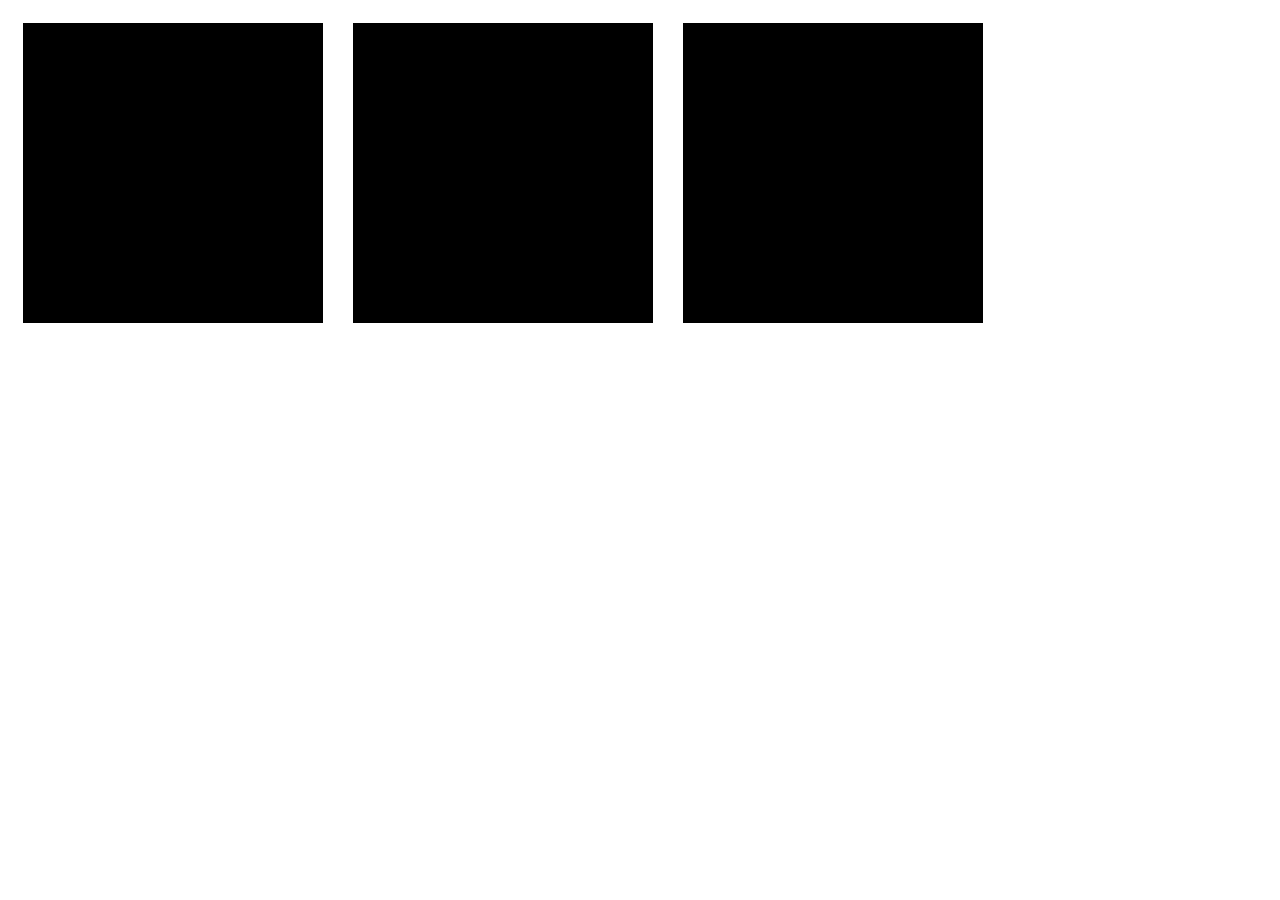
<file: jquery/demo.html>
<!DOCTYPE html>
<html>
	<head>
		<title>jQuery Directional Hover</title>
		<script src="libs/jquery.min.js"></script>
		<script src="dist/jquery.directional-hover.min.js"></script>
		<link rel="stylesheet" href="dist/jquery.directional-hover.min.css">
		<style>
			[class^="dh-container"] {
				margin: 15px;
				width: 300px;
				height: 300px;
				background: black;
				float: left;
			}
			[class^="dh-overlay"] {
				background: green;
				width: 100%;
				height: 100%;
			}
		</style>
	</head>

	<body>
		<div class="dh-container1">
			<div class="dh-overlay"></div>
		</div>

		<div class="dh-container1">
			<div class="dh-overlay"></div>
		</div>

		<div class="dh-container2">
			<div class="dh-overlay2"></div>
		</div>

		<script>
			$(window).load(function() {
				$('.dh-container1').directionalHover();
				$('.dh-container2').directionalHover({
					overlay: ".dh-overlay2",
			        speed: 150
			    });
			});
		</script>
	</body>
</html>
</file>
<file: style.css>
*{
	margin:0;
	padding:0;
	box-sizing:border-box;
	font-family: 'Poppins', sans-serif;
}

html.active{
	overflow:hidden;
	height:100vh !important;
	width:100vw !important;
}

body.active{
	overflow:hidden !important;
	height:100vh !important;
	width:100vw !important;
	background-color:green;
}

.sidebar{
	height:100vh;
	width:100vw;
	background-color:#404040;
	position:fixed;
	top:0;
	left:0;
	display:flex;
	flex-direction:column;
}

.sidebar a{
	padding:15px 30px;
	color:white;
	font-size:130%;
	text-transform:uppercase;
	border-bottom:1px solid gray;
	font-weight:600;
	transition:0.1s;
	text-decoration:none;
}

.sidebar a span.active{
	border-inline:2px solid white;
	padding:0px 8px;
}

.sidebar a:hover span{
	opacity:0.9;
}

.sidebar a:last-child{
	border:none;
}



.container-fluid{
	min-height:100vh;
	max-width:100vw;
	background-color:#1a1a1a;
	position:relative;
	transition:all 0.2s;
}

.container-fluid.active{
	transform:rotate(15deg) translateX(130px);
	transform-origin:0px 100vh;
	height:100vh;
	overflow:hidden;
}

.container-fluid .toggle{
	height:32px;
	width:45px;
	/*border:1px solid white;*/
	position:absolute;
	top:15px;
	left:10px;
	border-radius:5px;
	cursor:pointer;
	z-index:10;
}

.container-fluid .toggle:before{
	content:'';
	width:80%;
	height:2px;
	background-color:white;
	position:absolute;
	top:7px;
	left:5px;
	transition:all 0.5s;
}

.container-fluid .toggle:after{
	content:'';
	width:80%;
	height:2px;
	background-color:white;
	position:absolute;
	top:14px;
	left:5px;
	transition:all 0.5s;
}

.container-fluid .toggle span{
	content:'';
	width:80%;
	height:2px;
	background-color:white;
	position:absolute;
	top:21px;
	left:5px;
	transition:all 0.5s;
}

.container-fluid .toggle.active:before{
	transform:translateY(7px) rotate(-45deg);
}

.container-fluid .toggle.active span{
	transform:translateY(-7px) rotate(45deg);
}

.container-fluid .toggle.active:after{
	transform:rotate(-45deg);
}

/*.container-fluid .toggle:before.active{
		background-color:blue !important;
}*/

.color_block{
	position:fixed;
	height:200%;
	width:100%;
	left:-83%;
	top:-50%;
	/*background-color:#ffb400;*/
	transform:rotate(-15deg);
	z-index:1;
}

.details{
	min-height:100vh;
	width:100%;
	display:flex;
	align-items:center;
	position:relative;
}

.details .profile_img{
	/*background-image:url(images/img1.png);*/
	background-size:cover;
	background-repeat:no-repeat;
	background-position:top;
	height:calc(100vh - 80px);
	z-index:2;
	border-radius: 30px;
	position:relative;
	left:40px;
	/* box-shadow: 0 0 7px rgba(0,0,0,.9); */
	/*max-width:33.33%;*/
	/* background-color:#1a1a1a; */
	filter:brightness(115%) contrast(100%) blur(0px);
}

.details .text-wrapper{
	float:right !important;
	display:flex;
	flex-direction:column;
	/*align-items:center;*/
}

.details .text-wrapper h1{
	text-align:left;
	text-transform:uppercase;
	/*color:#ffb400;*/
	font-size:300%;
}

.details .text-wrapper h1 span{
	color:white;
}

.details .text-wrapper p{
	display:flex;
	justify-content:center;
	color:white;
	line-height:2;
}

.details .text-wrapper a{
	text-decoration:none;
	transition:all 1.2s;
}

.details .text-wrapper a span{
	text-transform:uppercase;
	padding:15px 35px;
	padding-right:60px;
	color:transparent;
	font-weight:bold;
	border-radius:35px;
	position:relative;
	position:relative;
	overflow:hidden !important;
	transition:all 0.5s;
}

.details .text-wrapper a span .text{
	height:100%;
	position:absolute;
	top:0;
	left:0;
	display:flex;
	align-items:center;
	padding:15px 35px;
	color:white;
	z-index:3;
}

.details .text-wrapper a span i{
	position:absolute;
	height:47px;
	width:47px;
	right:1%;
	top:0;
	bottom:0;
	font-size:150%;
	border-radius:50%;
	color:white;
	display:flex;
	justify-content:center;
	align-items:center;
	overflow:hidden;
	z-index:1;
}

.details .text-wrapper a span .bg{
	content:'';
	height:100%;
	width:0%;
	border-radius:35px;
	/*background-color:#ffb400;*/
	z-index:3;
	position:absolute;
	top:0;
	right:0;
	transform:translateX(-20px);
	transition:width 0.5s;
	z-index:0;
	/*border-radius:35px;*/
	border-radius:35px 0px 0px 35px;
	/*mix-blend-mode:overlay;*/
}

.details .text-wrapper a span:hover .bg{
	width:calc(100% - 20px);
}

.details .icon_menu{
	height:100vh;
	display:flex;
	flex-direction:column;
	justify-content:center;
	padding:0;
	position:fixed;
	top:0;
	right:20px;
	width:180px;
	z-index:9;
}

.details .icon_menu a{
	text-decoration:none;
	text-transform:uppercase;
	/*background-color:#ffb400;*/
	background-color:transparent;
	color:transparent;
	border-radius:35px;
	position:relative;
	transition:all 0.3s;
	display:flex;
	justify-content:flex-end;
	align-items:center;
}

.details .icon_menu a span{
	/*background-color:#ffb400;*/
	color:white;
	height:100%;
	display:flex;
	align-items:center;
	padding-right:20px;
	padding-left:15px;
	border-radius:35px 0px 0px 35px;
	transform:translateX(20px);
	opacity:0;
	/*transition:all 0.5s;*/
}

.details .icon_menu a i{
	/*background-color:#2b2a2a;*/
	color:white;
	height:47px;
	width:47px;
	border-radius:50%;
	display:flex;
	justify-content:center;
	align-items:center;
	z-index:2;
	transition:font-size 0.5s;
}

.details .icon_menu a i{
	/*background-color:#ffb400;*/
	/*filter:blur(1px);*/
	opacity:0.7;
}

.details .icon_menu a:hover i{
	/*filter:blur(0px);*/
	opacity:1;
	font-size:130%;
}

.details .icon_menu a i.active{
	/*filter:blur(0px);*/
	opacity:1;
	font-size:130%;
}

.details .icon_menu a:hover span{
	opacity:1;
}

.style_switcher_icon{
	position:fixed;
	top:0px;
	right:30px;
	/*background-color:white;*/
	background: rgb(128,128,128);
	background: linear-gradient(180deg, rgba(128,128,128,1) 0%, rgba(255,255,255,1) 14%, rgba(128,128,128,1) 100%);
	height:50px;
	width:50px;
	z-index:99;
	display:flex;
	justify-content:center;
	align-items:center;
	border-radius:0px 0px 5px 5px;
	transition:transform 0.2s;
}

.style_switcher_icon i{
	color:black;
	animation:styleIcon 2s linear infinite;
}

@keyframes styleIcon{
	0%{
		transform:rotate(0deg);
	}

	100%{
		transform:rotate(360deg);
	}
}

.style_switcher_conti{
	height:150px;
	width:200px;
	position:fixed;
	top:10px;
	right:30px;
	z-index:99;
	border-radius:0px 0px 5px 5px;
	transition:top 0.2s;
	padding:10px;
	visibility:hidden;
	background-color:white;
	overflow:hidden;
}

.style_switcher_conti img{
	height:100%;
	width:100%;
	position:absolute;
	top:0;
	right:0;
	z-index:-1;
	transform:scale(1.2);
}

.style_switcher_conti p{
	font-weight:500;
	z-index:1;
}

.style_switcher_conti .color{
	width:20%;
	float:left;
	font-size:200%;
	display:flex;
	justify-content:center;
	margin-top:8px;
	z-index:1;
}

.details .dh-container{
	width:32%;
	background-color:#f0f0f0;
	border-radius:5px;
	position:relative;
	padding:0;
}

.details .dh-container .dh-overlay{
	position: absolute;
  top:-100%;
	height:100%;
	width:100%;
	/*background-color:orange;*/
	display:flex;
	justify-content:center;
	align-items:center;
}

.details .dh-container .dh-overlay a{
	text-decoration:none;
		font-family: 'Ubuntu', sans-serif;
  font-size:200%;
  font-weight: bold;
  color: #dfdfdf;
  text-align: center;
  letter-spacing: 5px;
  text-shadow: 0 2px 2px #dfdfdf, 
      -2px 5px 1px #cbcbcb,
      -4px 8px 1px #979797, 
      -6px 11px 1px #a2a2a2, 
      -8px 14px 1px #aeaeae, 
      -10px 17px 1px #b5b5b5;
}
/*
.details .dh-container .dh-overlay a{
	text-decoration:none;
	color:white;
	font-weight:bold;
	font-size:130%;
	letter-spacing:2px;
	background-color:#333333;
	border-radius:0px 30px 0px 30px;
	padding:8px 20px;
	position:relative;
	border-right:3px solid white;
	border-left:3px solid white;
	box-shadow:0px 0px 10px white;
}

.details .dh-container .dh-overlay a:hover{
	box-shadow:0px 0px 20px white;
}*/

.details .title{
	color:white;
	text-align:center;
}

.details .title{
	color:white;
	text-transform:uppercase;
	font-size:320%;
	font-weight:bolder;
}

.details .title span{
	/*color:#ffb400;*/
}

.cont_left{
	text-align:left;
}

.cont_left > div .unique_icon1{
	color:lime;
	animation:unique_icon1 4s ease infinite;
}

.cont_left > div .unique_icon2{
	color:lime;
	animation:unique_icon2 1.8s linear infinite alternate;
}


@keyframes unique_icon1{
  9% {
    transform: none;
  }
  12% {
    transform: scale(1.05);
  }
  16% {
    transform: scale(0.95);
  }
  20% {
    transform: scale(1.03);
  }
  24% {
    transform: scale(1);
  }
}

@keyframes unique_icon2{
	0%{
		transform:rotate(0deg) scale(1.2);
	}

	10%{
		transform:rotate(-9deg);
	}

	100%{
		transform: rotate(-9deg);
	}
}



.details .cont_left h3{
	color:white;
	text-transform:uppercase;
}

.details .cont_left p{
	color:rgba(255, 255, 255, 0.8);
}

.details .cont_left .social_icon{
	display:flex;
}

.details .cont_left .social_icon i{
	color:white;
	background-color:#2b2a2a;
	border-radius:50%;
	height:40px;
	width:40px;
	display:flex;
	justify-content:center;
	align-items:center;
	font-size:130%;
}

.details .cont_right form .form_div{
	display:flex;
	justify-content:space-between;
}

.details .cont_right form label{
	width:30%;
	background-color:#252525;
	border-radius:35px;
}

.details .cont_right form label input{
	width:100%;
	background-color:transparent;
	border:1px solid transparent;
	outline:none;
	padding:12px 25px;
	color:white;
	border-radius:35px;
}

.details .cont_right form label input:focus{
	/*border:1px solid #ffb400;*/
}

.details .cont_right form label textarea{
	width:100%;
	background-color:transparent;
	border:none;
	outline:none;
	resize:none;
	padding:12px 25px;
	color:white;
	border:1px solid transparent;
	border-radius:35px;
}

.details .cont_right form button{
	background-color:transparent;
	color:white;
	/*border:1px solid #ffb400;*/
	padding-left:35px;
	border-radius:35px;
	font-weight:bold;
	text-transform:uppercase;
	display:flex;
	align-items:center;
	position:relative;
	overflow:hidden;
}

.details .cont_right form button i{
	height:47px;
	width:47px;
	border-radius:50%;
	/*background-color:#ffb400;*/
	display:flex;
	justify-content:center;
	align-items:center;
	position:relative;
	right:0;
	z-index:2;
}

.details .cont_right form button span{
	height:47px;
	width:47px;
	border-radius:35px 0px 0px 35px;
	background-color:#ffb400;
	position:absolute;
	right:0;
	transition:width 0.4s;
	z-index:1;
}

.details .cont_right form button:hover span{
	width:100%;
}

.personal_info{

}

.personal_info h3{
	color:white;
	text-transform:uppercase;
}

.personal_info li{
	float:left;
	width:25%;
	color:white;
	list-style:none;
	text-transform:capitalize;
}

.personal_info li span:first-child{
	color:rgba(255, 255, 255, 0.7);
}

.personal_info li span:last-child{
	font-weight:600;
}

hr{
	border-top:1px solid rgba(255, 255, 255, 0.3);
	max-width:40% !important;
}

/*
.my_skills h3{
	color:white !important;
	text-transform:uppercase;
	text-align:center;
}
*/

.s_card{
	text-align:center;
}

.s_card .percent{
	position:relative;
	display:flex;
	justify-content:center;
	align-items:center;
}

.s_card .percent .number{
	display:flex;
	justify-content:center;
	align-items:center;
	position:absolute;
	height:100%;
	width:100%;
}

.s_card .percent .number h3{
	color:white;
}

.s_card .text{
	color:white;
	text-transform:uppercase;
}

.s_card .percent svg{
  position:relative;
  width:120px;
  height:120px;
}

.s_card .percent .bg_circle{
	height:121px;
	width:121px;
	border-radius:50%;
	border:8px solid #262626;
	outline:1px solid rgba(255, 255, 255, 0.5);
	box-shadow:0 0 0 1px rgba(255, 255, 255, 0.5) inset;
	position:absolute;
}

.s_card .percent svg circle{
  fill:none;
  /* stroke:; */
  stroke-width:6;
  stroke-linecap:round;
  transform:translateY(-1px) rotate(-90deg);
  transform-origin:center;
  position:absolute;
}

.s_card .percent svg circle{
  stroke-dasharray:440;
  stroke-dashoffset:440;
  /*stroke:#ffb400;*/
}

.s_card:first-child .percent svg circle{
  stroke-dashoffset:-26;
}

.s_card:nth-child(2) .percent svg circle{
  stroke-dashoffset:-26;
}

.s_card:nth-child(3) .percent svg circle{
  stroke-dashoffset:-48;
}

.s_card:nth-child(4) .percent svg circle{
  stroke-dashoffset:-48;
}

.s_card:nth-child(5) .percent svg circle{
  stroke-dashoffset:-26;
}

.s_card:nth-child(6) .percent svg circle{
  stroke-dashoffset:-68;
}

.s_card:nth-child(7) .percent svg circle{
  stroke-dashoffset:-92;
}

.s_card:nth-child(8) .percent svg circle{
  stroke-dashoffset:-48;
}

.s_card:nth-child(9) .percent svg circle{
  stroke-dashoffset:-48;
}

.s_card:nth-child(10) .percent svg circle{
  stroke-dashoffset:-48;
}

.s_card:last-child .percent svg circle{
  stroke-dashoffset:-48;
}

/*loader animation design starts here*/


.loader{
	position:fixed;
	height:100vh;
	width:100vw;
	display:flex;
	justify-content:center;
	align-items:center;
	z-index:999999;
	/*background-color:#ffc266;*/
	background:lightblue;
	transition:all 4s;
}

.loader .loader_bg{
	position:absolute;
	bottom:0;
	left:0;
	height:70vh;
	width:auto;
	transform:translateX(0);
	display:flex;
	animation:loaderBg 1.5s linear infinite;
}

@keyframes loaderBg{
	0%{
		transform:translateX(0);
	}

	100%{
		transform:translateX(-100vw);
	}
}

.loader .loader_bg > img{
	height:100%;
	width:50vw;
	transform:scale(1.3);
}

.loader .wrapper{
	height:200px;
	width:200px;
	transform:translateY(-55%);
}

.loader .wrapper img{
	height:100%;
	width:100%;
	transform:rotate(20deg);
	animation:loaderImg 0.1s linear infinite;
	transform-origin:left;
	filter:blur(0.5px) drop-shadow(3px -1px gray);
}

@keyframes loaderImg{
	0%{
		transform:rotate(20deg) translateY(0px);
	}

	100%{
		transform:rotate(20deg) translateY(-4px);
	}
}

.loader .line_wrapper{
	height:100%;
	width:100%;
	position:absolute;
	top:0;
	left:0;
	display:flex;
	flex-direction:column;
	justify-content:space-around;
}

.loader .line_wrapper .line{
	width:100%;
	height:2px;
	display:flex;
	justify-content:space-around;
	/*animation:lineAnim 0.3s linear infinite;*/
	transform:translateX(100%);
}

.loader .line_wrapper .line:first-child{
	/*animation-delay:0.2s;*/
	animation:lineAnim 0.67s linear infinite;
}

.loader .line_wrapper .line:nth-child(2){
	/*animation-delay:0.4s;*/
	animation:lineAnim 0.5s linear infinite;
}

.loader .line_wrapper .line:nth-child(3){
	animation-delay:-1s;
	animation:lineAnim 0.5s linear infinite;
}

.loader .line_wrapper .line:nth-child(4){
	animation-delay:-1s;
	animation:lineAnim 0.34s linear infinite;
}

/*.loader .line_wrapper .line:last-child{
	animation-delay:1s;
	animation:lineAnim 0.6s linear infinite;
}*/

.loader .line_wrapper .line .dash{
	width:15%;
	/*height:100%;*/
	/* border:; */
	background-color:black;
}

/*.loader .line_wrapper .line .dash:last-child{
	width:40% !important;
}*/

@keyframes lineAnim{
	0%{
		transform:translateX(100%);
	}

	100%{
		transform:translateX(-100%);
	}
}



/*loader animation design starts here*/





/*responsive design starts*/


@media (max-width: 450px){

	.my_skills .col{
		width:100% !important;
	}

	.details .text-wrapper h1{
		text-align:center;
		font-size:140% !important;
	}

}



@media (max-width: 575px){
	
	.details .text-wrapper h1{
		text-align:center;
		font-size:180%;
	}

	.details .text-wrapper p{
		text-align:center;
	}

	.details .profile_img{
		border-radius:50%;
		box-shadow:none;
		border:4px solid #262626;
		left:0px;
		margin-bottom:-100px;
	}

	.personal_info li{
		width:100%;
		line-height:2;
	}

	.personal_info h3{
		text-align:center;
	}

	.details .title{
		font-size:260%;
	}

	.details .dh-container{
		width:85%;
	}

	.details .cont_right form .form_div{
		display:flex;
		flex-direction:column;
		align-items:center;
	}

	.details .cont_right form label{
		width:100%;
	}

}



@media (min-width: 576px){

	.details .text-wrapper h1{
		text-align:center;
		font-size:220%;
	}

	.details .text-wrapper p{
		text-align:center;
	}

	.details .profile_img{
		border-radius:50%;
		box-shadow:none;
		border:4px solid #262626;
		left:0px;
		margin-bottom:-100px;
	}

	.personal_info li{
		width:100%;
		line-height:2;
	}

	.details .title{
		font-size:320%;
	}

	.details .dh-container{
		width:45%;
	}

	.details .cont_right form .form_div{
		display:flex;
		flex-direction:column;
		align-items:center;
	}

	.details .cont_right form label{
		width:100%;
	}


}





@media (min-width: 768px){

	.details .text-wrapper h1{
		text-align:center;
		font-size:220%;
	}

	.details .text-wrapper p{
		text-align:center;
	}

	.details .profile_img{
		border-radius:50%;
		box-shadow:none;
		border:4px solid #262626;
		left:0px;
		margin-bottom:-100px;
	}

	.personal_info li{
		width:100%;
		line-height:2;
	}

	.details .dh-container{
		width:45%;
	}

	.details .cont_right form .form_div{
		display:flex;
		flex-direction:row;
		justify-content:space-between;
	}

	.details .cont_right form label{
		width:30%;
	}


}





@media (min-width: 992px){

	.container-fluid{
		padding-bottom:0px;
	}

	.details .text-wrapper h1{
		font-size:180%;
		text-align:left;
	}

	.details .text-wrapper p{
		text-align:left;
	}

	.details .profile_img{
		border-radius: 30px;
		box-shadow: 0 0 7px rgba(0,0,0,.9);
		border:none;
		left:40px;
		margin-bottom:0;
	}

	.personal_info li{
		width:50%;
		line-height:2;
	}

	.details .dh-container{
		width:30%;
	}
	
}


@media (min-width: 1200px){
	.details .text-wrapper h1{
		font-size:250%;
	}

	.personal_info li{
		width:30%;
	}
}




@media (min-width: 1400px){
	
	

}


/*responsive design ends*/
</file>
